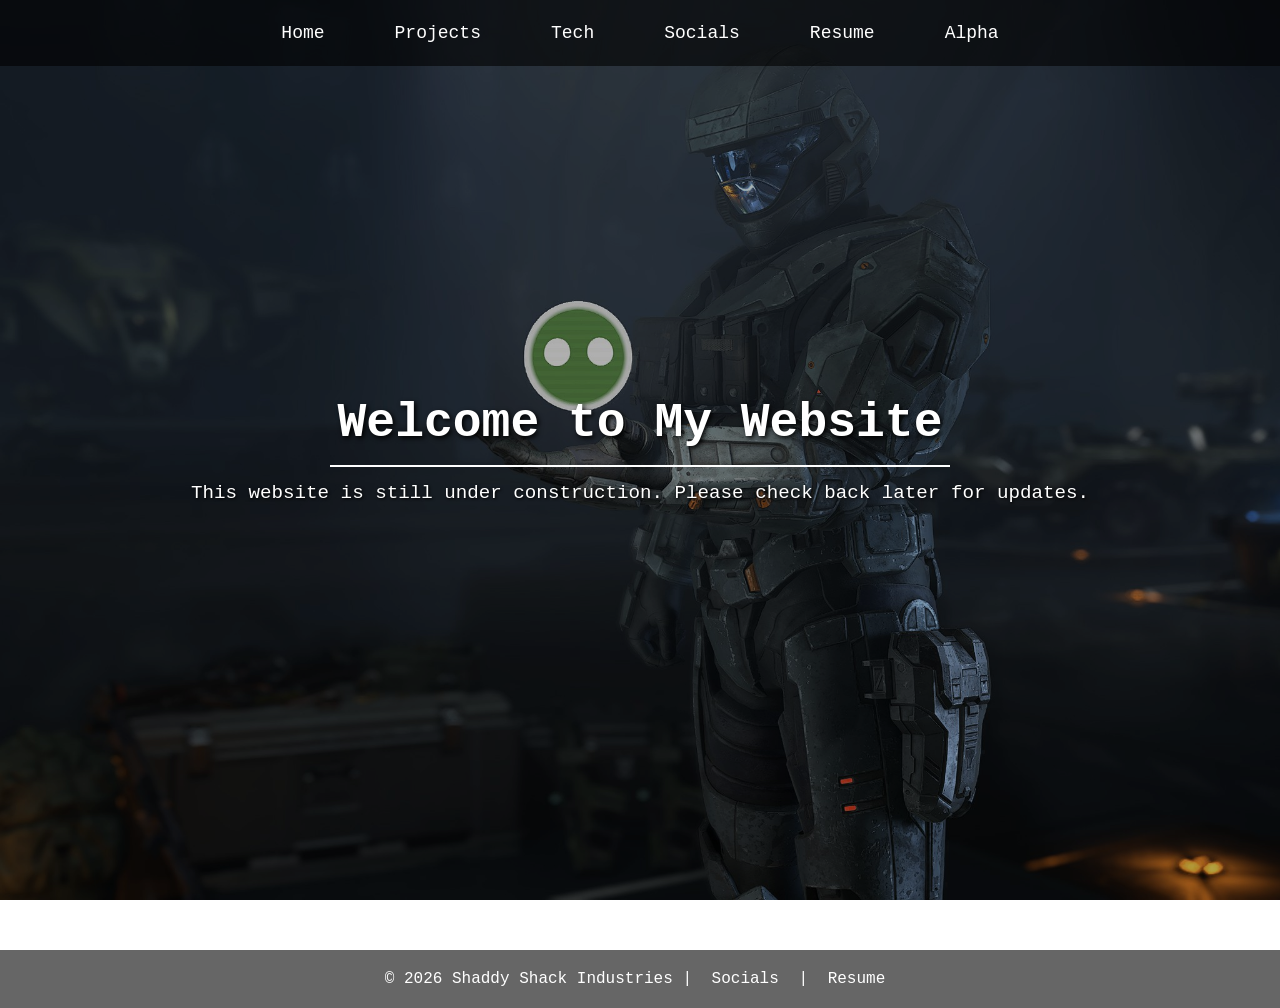
<file: index.html>
<!DOCTYPE html>
<html lang="en">
<head>
  <meta charset="UTF-8">
  <meta name="viewport" content="width=device-width, initial-scale=1.0">
  <title>Welcome to My Website</title>
  <link rel="icon" href="Nopub.jpg">
  <style>
    /* Reset & base */
    * {
      margin: 0;
      padding: 0;
      box-sizing: border-box;
    }

    body {
      font-family: "Courier New", Courier, monospace;
      color: white;
      background: url('backgounr.jpg') center/cover no-repeat fixed;
      overflow-x: hidden;
    }

    a {
      text-decoration: none;
      color: inherit;
    }

    /* Navigation Bar */
    nav {
      position: fixed;
      top: 0;
      width: 100%;
      background: rgba(0,0,0,0.6);
      display: flex;
      justify-content: center;
      padding: 15px 0;
      gap: 40px;
      z-index: 10;
      transition: background 0.3s;
    }

    nav:hover {
      background: rgba(0,0,0,0.8);
    }

    nav a {
      font-size: 18px;
      padding: 8px 15px;
      border-radius: 5px;
      transition: all 0.3s ease;
      position: relative;
    }

    nav a::after {
      content: '';
      display: block;
      height: 3px;
      background: #ffd700;
      width: 0;
      transition: width 0.3s;
      position: absolute;
      bottom: -5px;
      left: 0;
      border-radius: 2px;
    }

    nav a:hover::after {
      width: 100%;
    }

    nav a:hover {
      transform: scale(1.1) translateY(-2px);
    }

    /* Hero Section */
    .hero {
      height: 100vh;
      display: flex;
      flex-direction: column;
      justify-content: center;
      align-items: center;
      text-align: center;
      padding: 0 20px;
      background: rgba(0,0,0,0.3);
      transition: background 0.5s ease;
    }

    .hero:hover {
      background: rgba(0,0,0,0.35);
    }

    .hero h1 {
      font-size: 3rem;
      text-shadow: 2px 2px 5px #000;
      margin-bottom: 15px;
      transition: transform 0.3s ease;
    }

    .hero h1:hover {
      transform: scale(1.05);
    }

    .hero hr {
      width: 50%;
      border: 1px solid white;
      margin-bottom: 15px;
      transition: width 0.3s ease;
    }

    .hero hr:hover {
      width: 60%;
    }

    .hero p {
      font-size: 1.2rem;
      text-shadow: 1px 1px 3px #000;
    }

    /* Projects Section */
    #projects {
      background: rgba(0,0,0,0.6);
      padding: 60px 20px;
      text-align: center;
      transition: background 0.3s ease;
    }

    #projects:hover {
      background: rgba(0,0,0,0.7);
    }

    #projects h2 {
      font-size: 2.5rem;
      margin-bottom: 40px;
      color: #ffd700;
      transition: transform 0.3s;
    }

    #projects h2:hover {
      transform: scale(1.05);
    }

    .project-grid {
      display: grid;
      grid-template-columns: repeat(auto-fit, minmax(250px, 1fr));
      gap: 30px;
      max-width: 1200px;
      margin: 0 auto;
    }

    .project-card {
      background: rgba(255,255,255,0.1);
      padding: 20px;
      border-radius: 15px;
      transition: all 0.3s ease;
      cursor: pointer;
      box-shadow: 0 0 0 rgba(0,0,0,0);
    }

    .project-card:hover {
      transform: translateY(-10px) scale(1.03);
      background: rgba(255,255,255,0.2);
      box-shadow: 0 10px 20px rgba(0,0,0,0.5);
    }

    .project-card h3 {
      margin-bottom: 10px;
      font-size: 1.5rem;
      color: #fff;
      transition: color 0.3s;
    }

    .project-card h3:hover {
      color: #ffd700;
    }

    .project-card p {
      color: #ddd;
      font-size: 1rem;
      transition: color 0.3s;
    }

    .project-card:hover p {
      color: #fff;
    }

    /* Footer placeholder */
    footer {
      padding: 20px;
      text-align: center;
      background: rgba(0,0,0,0.6);
      margin-top: 50px;
      transition: background 0.3s;
    }

    footer a {
      margin: 0 10px;
      color: white;
      transition: color 0.3s;
    }

    footer a:hover {
      color: #ffd700;
    }
  </style>
</head>
<body>

  <!-- Navigation -->
  <nav>
    <a href="#home">Home</a>
    <a href="#projects">Projects</a>
    <a href="tech.html">Tech</a>
    <a href="socials.html">Socials</a>
    <a href="resume.html">Resume</a>
    <a href="resume.html">Alpha</a>
  </nav>

  <!-- Hero Section -->
  <section class="hero" id="home">
    <h1>Welcome to My Website</h1>
    <hr>
    <p>This website is still under construction. Please check back later for updates.</p>
  </section>

  <!-- Projects Section -->
  <!-- p style="display: none;">
  <section id="projects">
    <h2>Projects</h2>
    <div class="project-grid">
      <div class="project-card">
        <h3>Project One</h3>
        <p>A brief description of </p>
      </div>
      <div class="project-card">
        <h3>Project Two</h3>
        <p>A brief description of  two. .</p>
      </div>
      <div class="project-card">
        <h3>Project Three</h3>
        <p>A brief description of  three. </p>
      </div>
    </div>
  </section>
</p>   -->

  <!-- Footer -->
  <footer>
    &copy; 2026 Shaddy Shack Industries | 
    <a href="socials.html">Socials</a> | 
    <a href="resume.html">Resume</a>
  </footer>

</body>
</html>
</file>
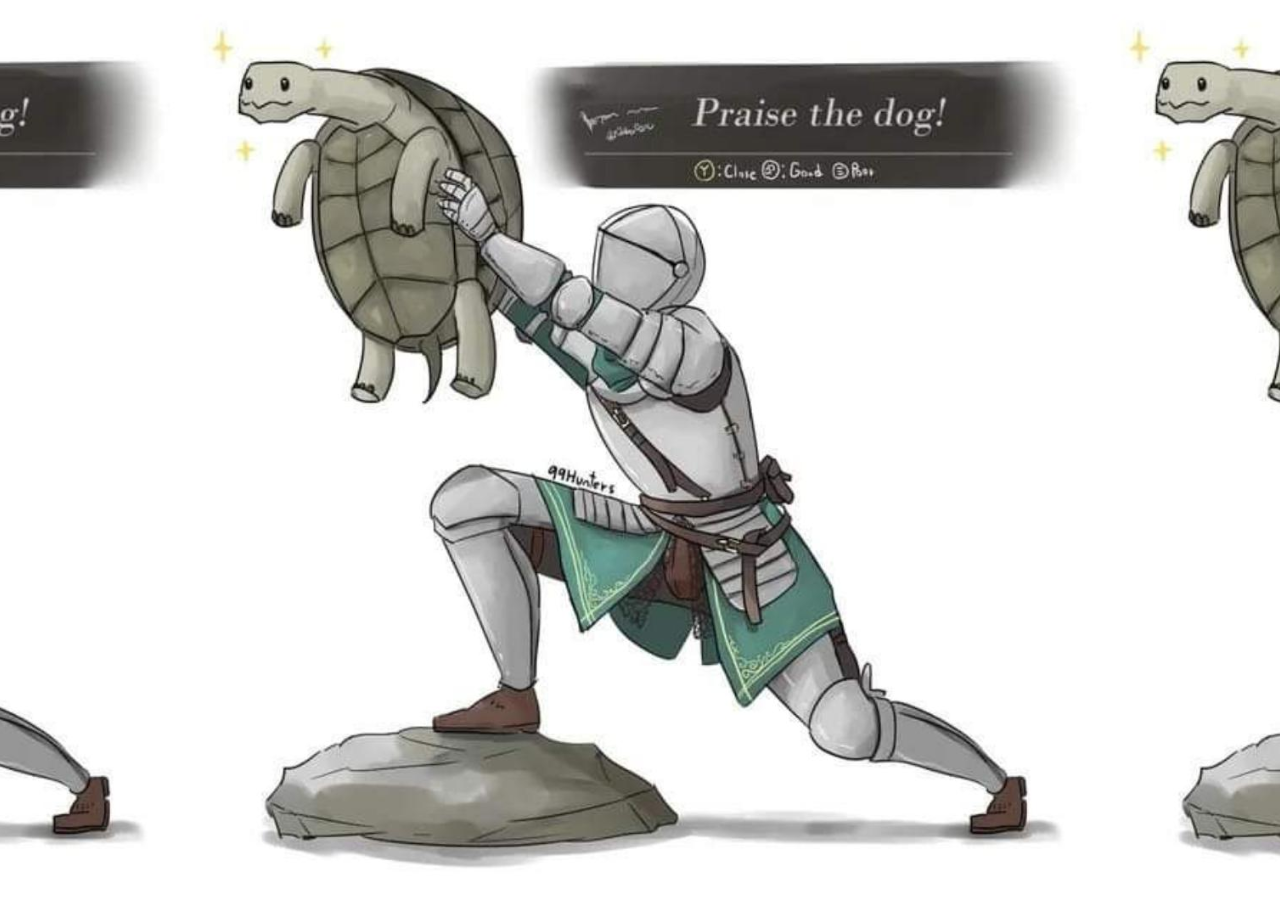
<file: home.html>
<!DOCTYPE html>
<html>
<head>
  <title>Welcome Home</title>
  <style>
    body {
      background-image: url('behold_dog.jpg');
      background-repeat: repeat;
      background-position: center;
      background-attachment: fixed;
      background-size: contain;
      font-family: Arial, sans-serif;
      color: #000;
      text-align: center;
      margin-top: 100px;
    }
  </style>
</head>
<body>
  <h1></h1>
  <p></p>
</body>
</html>
</file>
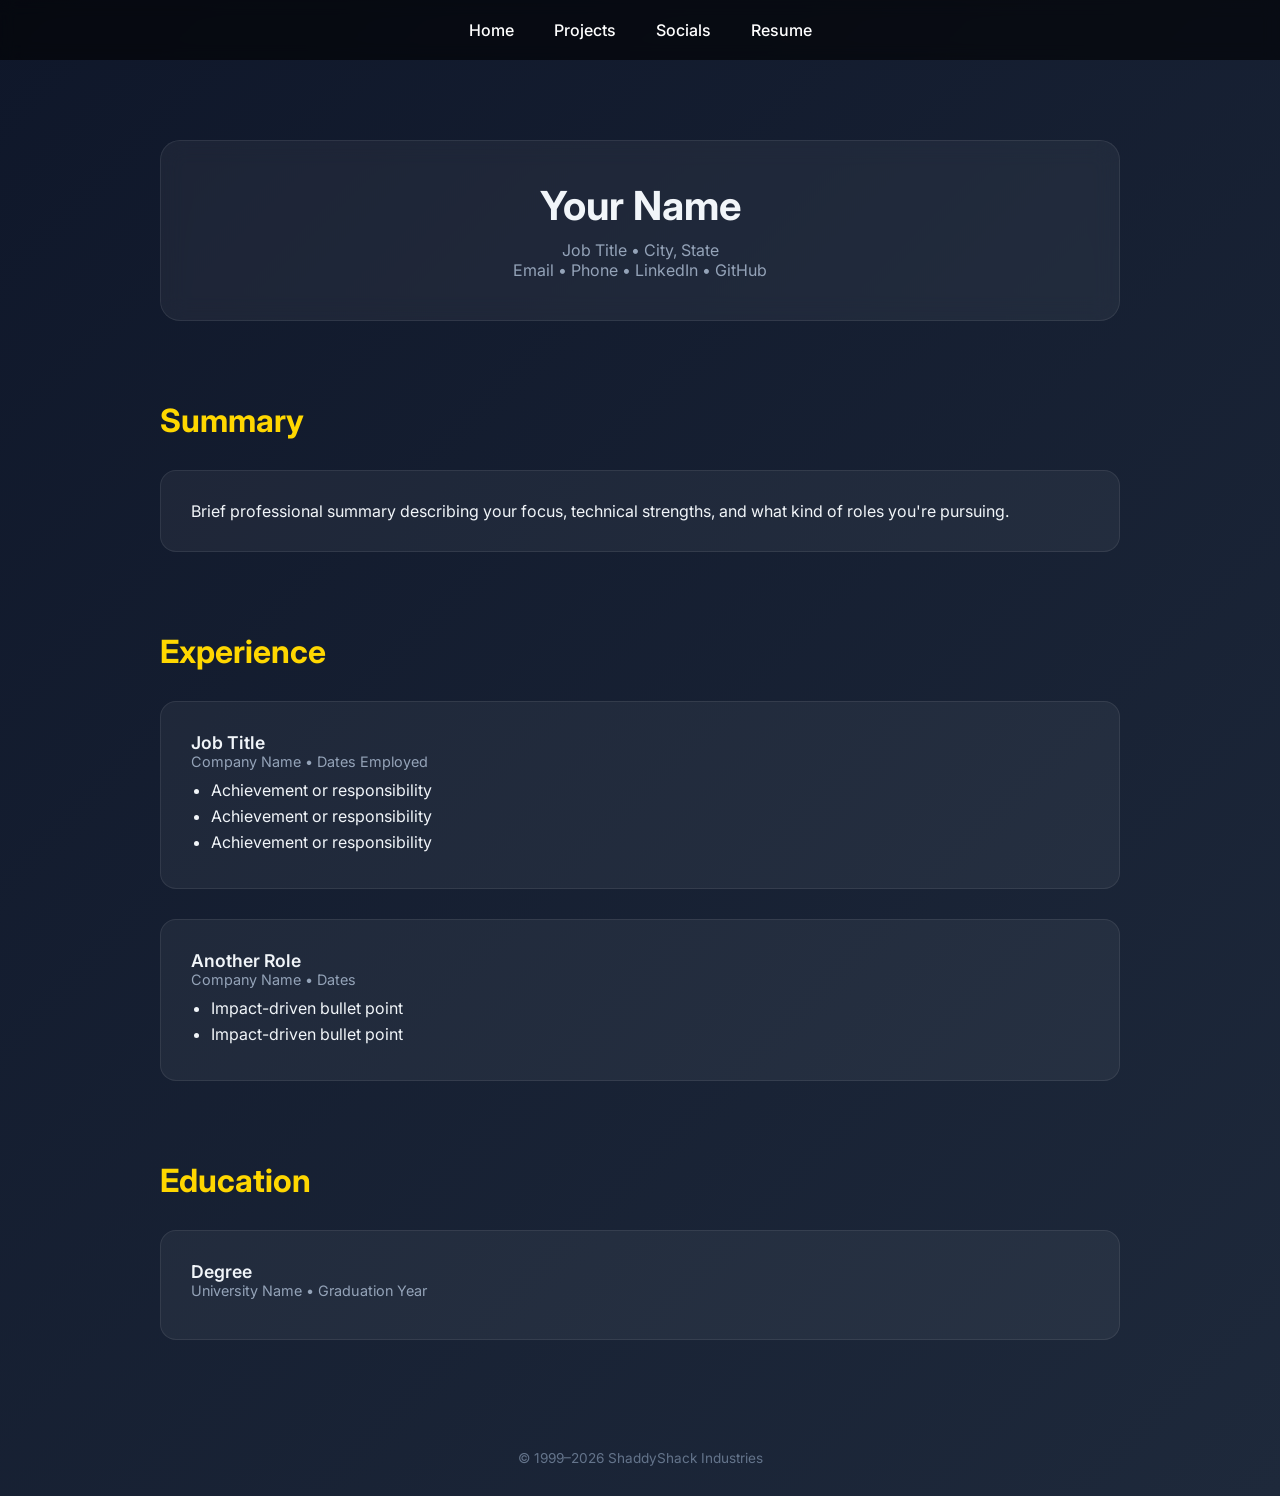
<file: resume.html>
<!DOCTYPE html>
<html lang="en">
<head>
<meta charset="UTF-8">
<meta name="viewport" content="width=device-width, initial-scale=1.0">
<title>Resume | ShaddyShack</title>

<link href="https://fonts.googleapis.com/css2?family=Inter:wght@400;600&display=swap" rel="stylesheet">

<style>
* { margin:0; padding:0; box-sizing:border-box; }
body {
  font-family:'Inter', sans-serif;
  background:linear-gradient(135deg,#0f172a,#1e293b);
  color:#f1f5f9;
  min-height:100vh;
}

/* Navigation */
nav {
  display:flex;
  justify-content:center;
  gap:40px;
  padding:20px;
  background:rgba(0,0,0,0.6);
  backdrop-filter:blur(8px);
  position:sticky;
  top:0;
  z-index:10;
}

nav a {
  color:white;
  text-decoration:none;
  font-weight:500;
  position:relative;
  transition:0.3s ease;
}

nav a::after {
  content:'';
  position:absolute;
  left:0;
  bottom:-6px;
  width:0;
  height:3px;
  background:#ffd700;
  transition:0.3s ease;
}

nav a:hover::after { width:100%; }
nav a:hover { transform:translateY(-3px); }

/* Layout */
.section {
  max-width:1000px;
  margin:80px auto;
  padding:0 20px;
}

.section h2 {
  font-size:2rem;
  margin-bottom:30px;
  color:#ffd700;
}

/* Header Card */
.header-card {
  background:rgba(255,255,255,0.05);
  border-radius:20px;
  padding:40px;
  text-align:center;
  backdrop-filter:blur(12px);
  border:1px solid rgba(255,255,255,0.08);
  transition:0.3s ease;
}

.header-card:hover {
  transform:translateY(-8px);
  box-shadow:0 15px 30px rgba(0,0,0,0.4);
}

.header-card h1 {
  font-size:2.5rem;
  margin-bottom:10px;
}

.header-card p {
  color:#94a3b8;
}

/* Experience Cards */
.exp-card {
  background:rgba(255,255,255,0.05);
  border-radius:16px;
  padding:30px;
  margin-bottom:30px;
  border:1px solid rgba(255,255,255,0.08);
  transition:0.3s ease;
}

.exp-card:hover {
  transform:translateY(-6px);
  background:rgba(255,255,255,0.1);
  box-shadow:0 10px 25px rgba(0,0,0,0.3);
}

.exp-title {
  font-weight:600;
  font-size:1.1rem;
}

.exp-meta {
  color:#94a3b8;
  font-size:0.9rem;
  margin-bottom:10px;
}

ul {
  margin-top:10px;
  padding-left:20px;
}

li {
  margin-bottom:6px;
}

footer {
  text-align:center;
  padding:30px;
  font-size:0.85rem;
  color:#64748b;
}
</style>
</head>

<body>

<nav>
  <a href="index.html">Home</a>
  <a href="projects.html">Projects</a>
  <a href="socials.html">Socials</a>
  <a href="resume.html">Resume</a>
</nav>

<!-- Header -->
<div class="section">
  <div class="header-card">
    <h1>Your Name</h1>
    <p>Job Title • City, State</p>
    <p>Email • Phone • LinkedIn • GitHub</p>
  </div>
</div>

<!-- Summary -->
<div class="section">
  <h2>Summary</h2>
  <div class="exp-card">
    <p>
      Brief professional summary describing your focus, technical strengths,
      and what kind of roles you're pursuing.
    </p>
  </div>
</div>

<!-- Experience -->
<div class="section">
  <h2>Experience</h2>

  <div class="exp-card">
    <div class="exp-title">Job Title</div>
    <div class="exp-meta">Company Name • Dates Employed</div>
    <ul>
      <li>Achievement or responsibility</li>
      <li>Achievement or responsibility</li>
      <li>Achievement or responsibility</li>
    </ul>
  </div>

  <div class="exp-card">
    <div class="exp-title">Another Role</div>
    <div class="exp-meta">Company Name • Dates</div>
    <ul>
      <li>Impact-driven bullet point</li>
      <li>Impact-driven bullet point</li>
    </ul>
  </div>

</div>

<!-- Education -->
<div class="section">
  <h2>Education</h2>

  <div class="exp-card">
    <div class="exp-title">Degree</div>
    <div class="exp-meta">University Name • Graduation Year</div>
  </div>
</div>

<footer>
© 1999–2026 ShaddyShack Industries
</footer>

</body>
</html>
</file>
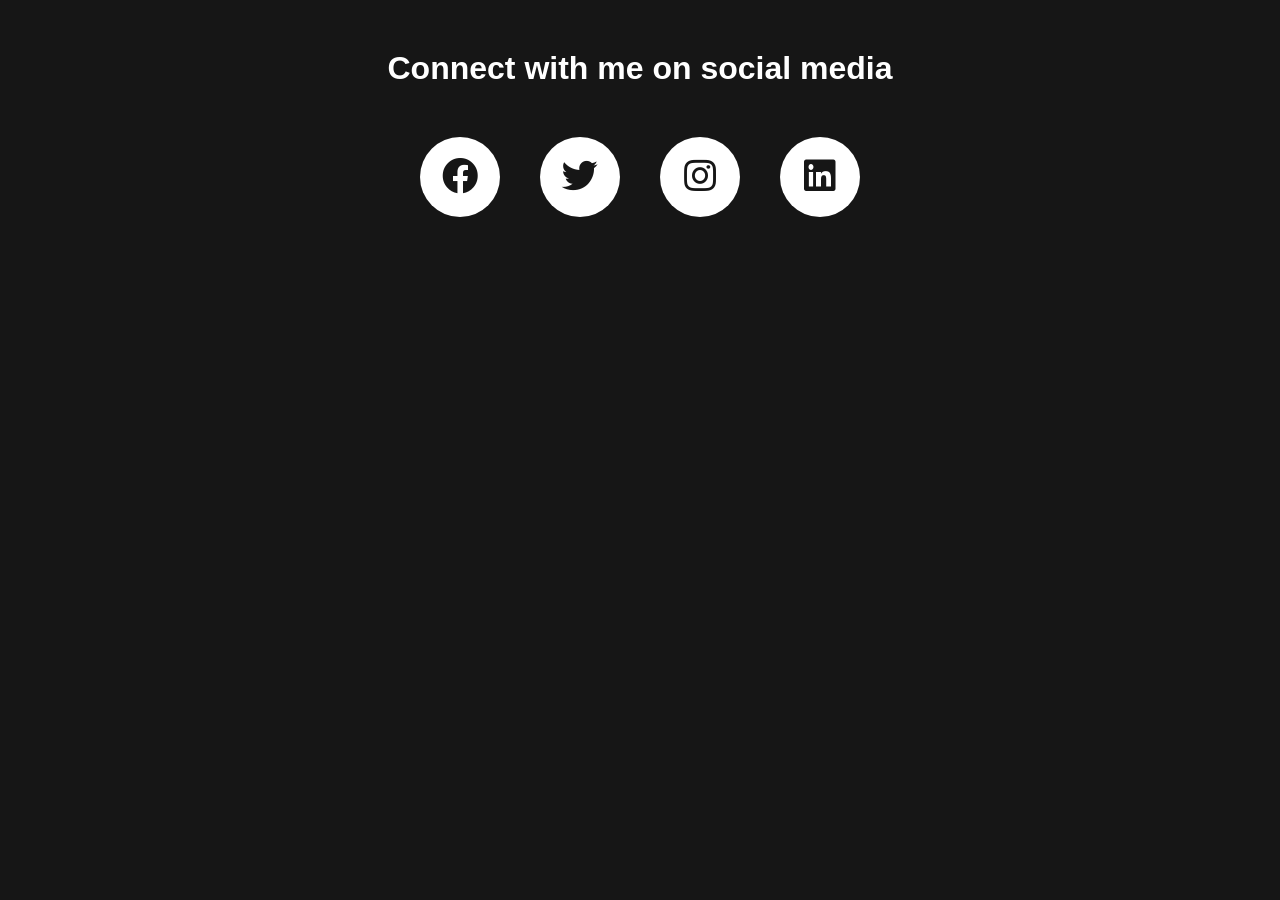
<file: Socials.html>
<!DOCTYPE html>
<html lang="en">
<head>
  <meta charset="UTF-8">
  <title>My Social Media Profiles</title>
  <link rel="stylesheet" href="https://cdnjs.cloudflare.com/ajax/libs/font-awesome/5.15.3/css/all.min.css">
  <style>
    body {
      background-color: #161616;
      color: #fff;
      font-family: Arial, sans-serif;
    }
    h1 {
      text-align: center;
      margin-top: 50px;
    }
    .socials {
      display: flex;
      justify-content: center;
      margin-top: 50px;
    }
    .socials a {
      display: block;
      background-color: #fff;
      border-radius: 50%;
      width: 80px;
      height: 80px;
      line-height: 80px;
      font-size: 36px;
      color: #161616;
      text-align: center;
      margin: 0 20px;
      transition: all 0.3s ease;
    }
    .socials a:hover {
      transform: translateY(-10px);
      box-shadow: 0 10px 20px rgba(0, 0, 0, 0.3);
    }
    .socials a i {
      transition: all 0.3s ease;
    }
    .socials a:hover i {
      transform: rotate(360deg);
    }
    .socials a.facebook i {
      color: #3B5998;
    }
    .socials a.twitter i {
      color: #1DA1F2;
    }
    .socials a.instagram i {
      color: #E1306C;
    }
    .socials a.linkedin i {
      color: #0077B5;
    }
  </style>
</head>
<body>
  <h1>Connect with me on social media</h1>
  <div class="socials">
    <a href="https://www.facebook.com"><i class="fab fa-facebook"></i></a>
    <a href="https://www.twitter.com"><i class="fab fa-twitter"></i></a>
    <a href="https://www.instagram.com"><i class="fab fa-instagram"></i></a>
    <a href="https://www.linkedin.com"><i class="fab fa-linkedin"></i></a>
  </div>
</body>
</html>
</file>
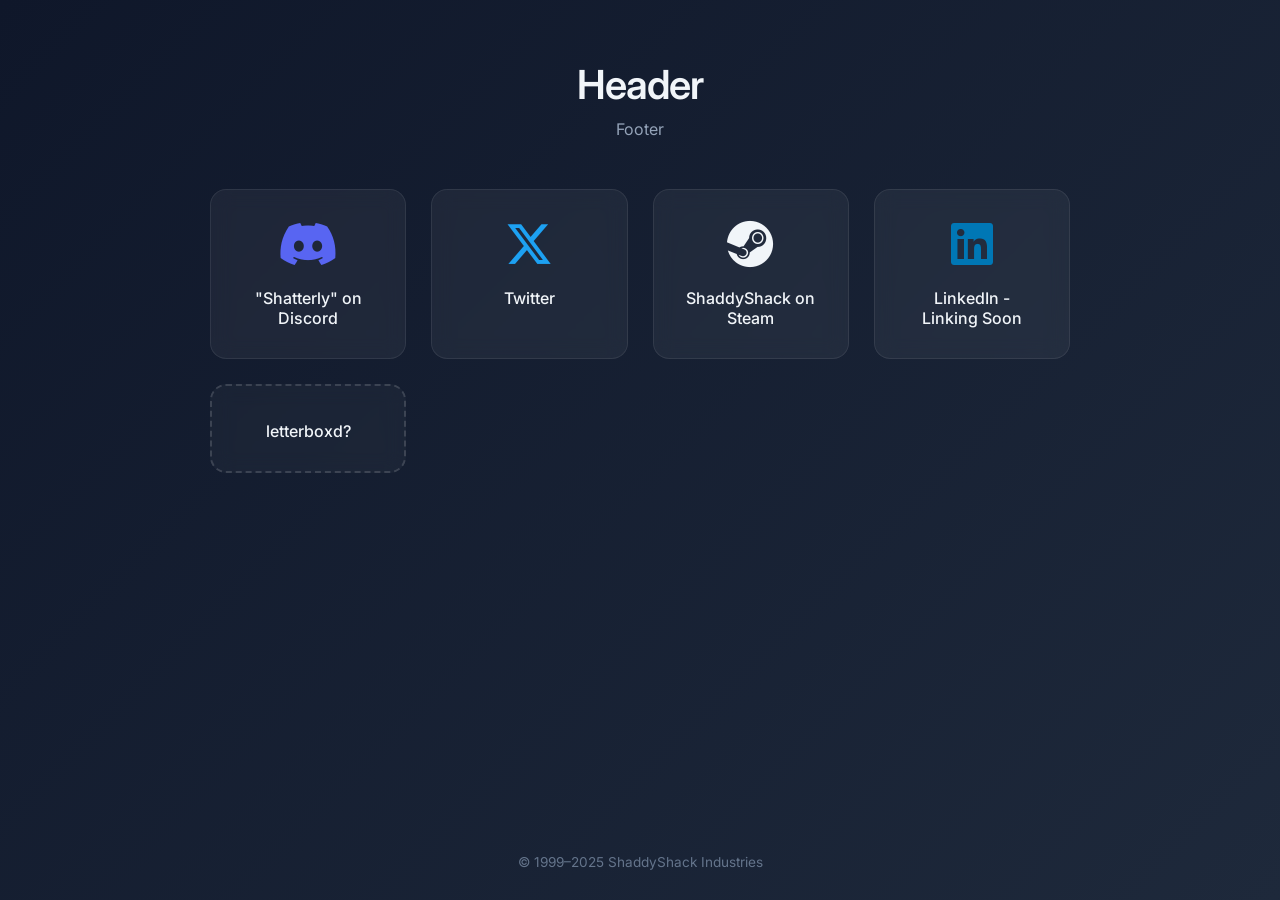
<file: socials.html>
<!DOCTYPE html>
<html lang="en">
<head>
  <meta charset="UTF-8">
  <meta name="viewport" content="width=device-width, initial-scale=1.0">
  <title>Shatterly Socials</title>

  
  <link href="https://fonts.googleapis.com/css2?family=Inter:wght@400;600&display=swap" rel="stylesheet">

  
  <link rel="stylesheet" 
        href="https://cdnjs.cloudflare.com/ajax/libs/font-awesome/6.5.0/css/all.min.css">

  <style>
    * {
      box-sizing: border-box;
      margin: 0;
      padding: 0;
    }

    body {
      font-family: 'Inter', sans-serif;
      background: linear-gradient(135deg, #0f172a, #1e293b);
      color: #f1f5f9;
      display: flex;
      flex-direction: column;
      align-items: center;
      min-height: 100vh;
    }

    header {
      padding: 60px 20px 30px;
      text-align: center;
    }

    header h1 {
      font-size: 2.5rem;
      font-weight: 600;
      letter-spacing: -1px;
    }

    header p {
      margin-top: 10px;
      color: #94a3b8;
      font-size: 1rem;
    }

    .social-container {
      display: grid;
      grid-template-columns: repeat(auto-fit, minmax(180px, 1fr));
      gap: 25px;
      width: 90%;
      max-width: 900px;
      padding: 20px;
    }

    .card {
      background: rgba(255, 255, 255, 0.05);
      backdrop-filter: blur(10px);
      border-radius: 16px;
      padding: 30px;
      text-align: center;
      text-decoration: none;
      color: inherit;
      transition: all 0.3s ease;
      border: 1px solid rgba(255, 255, 255, 0.08);
    }

    .card:hover {
      transform: translateY(-8px);
      background: rgba(255, 255, 255, 0.1);
      box-shadow: 0 10px 30px rgba(0,0,0,0.3);
    }

    .card i {
      font-size: 48px;
      margin-bottom: 15px;
    }

    .card span {
      display: block;
      font-weight: 500;
      margin-top: 5px;
    }

    .placeholder {
      background: rgba(255, 255, 255, 0.03);
      border: 2px dashed rgba(255, 255, 255, 0.15);
      cursor: default;
    }

    .placeholder:hover {
      transform: none;
      box-shadow: none;
      background: rgba(255, 255, 255, 0.03);
    }

    .twitter { color: #1DA1F2; }
    .linkedin { color: #0077B5; }

    footer {
      margin-top: auto;
      padding: 30px;
      font-size: 0.85rem;
      color: #64748b;
    }
  </style>
</head>

<body>

  <header>
    <h1>Header</h1>
    <p>Footer</p>
  </header>

  <div class="social-container">

    <a class="card" href="https://discord.com" target="_blank">
      <i class="fa-brands fa-discord" style="color:#5865F2;"></i>
      <span>"Shatterly" on Discord</span>
    </a>

    <a class="card" href="https://twitter.com/AShatterly" target="_blank">
      <i class="fa-brands fa-x-twitter twitter"></i>
      <span>Twitter</span>
    </a>

    <a class="card" href="https://steamcommunity.com/id/SniperTeamTwo/" target="_blank">
      <i class="fa-brands fa-steam" style="color:#1b283;"></i>
      <span>ShaddyShack on Steam</span>
    </a>

    <a class="card" href="https://linkedin.com" target="_blank">
      <i class="fa-brands fa-linkedin linkedin"></i>
      <span>LinkedIn - Linking Soon</span>
    </a>

    
    <div class="card placeholder">
      <span>letterboxd?</span>
    </div>

  </div>

  <footer>
    © 1999–2025 ShaddyShack Industries
  </footer>

</body>
</html>
</file>
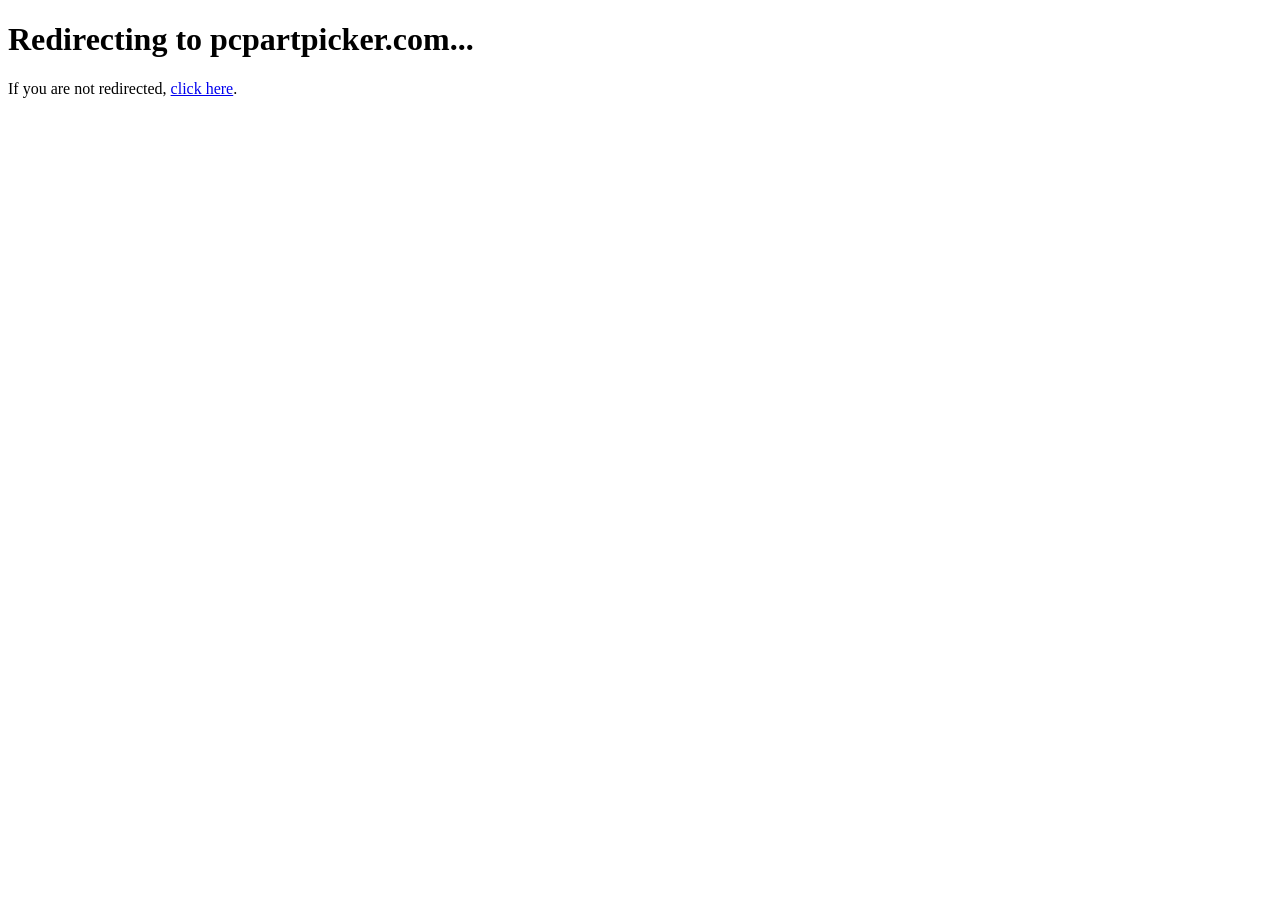
<file: Tech.html>
<!DOCTYPE html>
<html>
<head>
  <meta http-equiv="refresh" content="5;url=https://www.pcpartpicker.com/">
  <title>Redirecting to pcpartpicker.com</title>
</head>
<body>
  <h1>Redirecting to pcpartpicker.com...</h1>
  <p>If you are not redirected, <a href="https://www.pcpartpicker.com/">click here</a>.</p>
</body>
</html>
</file>
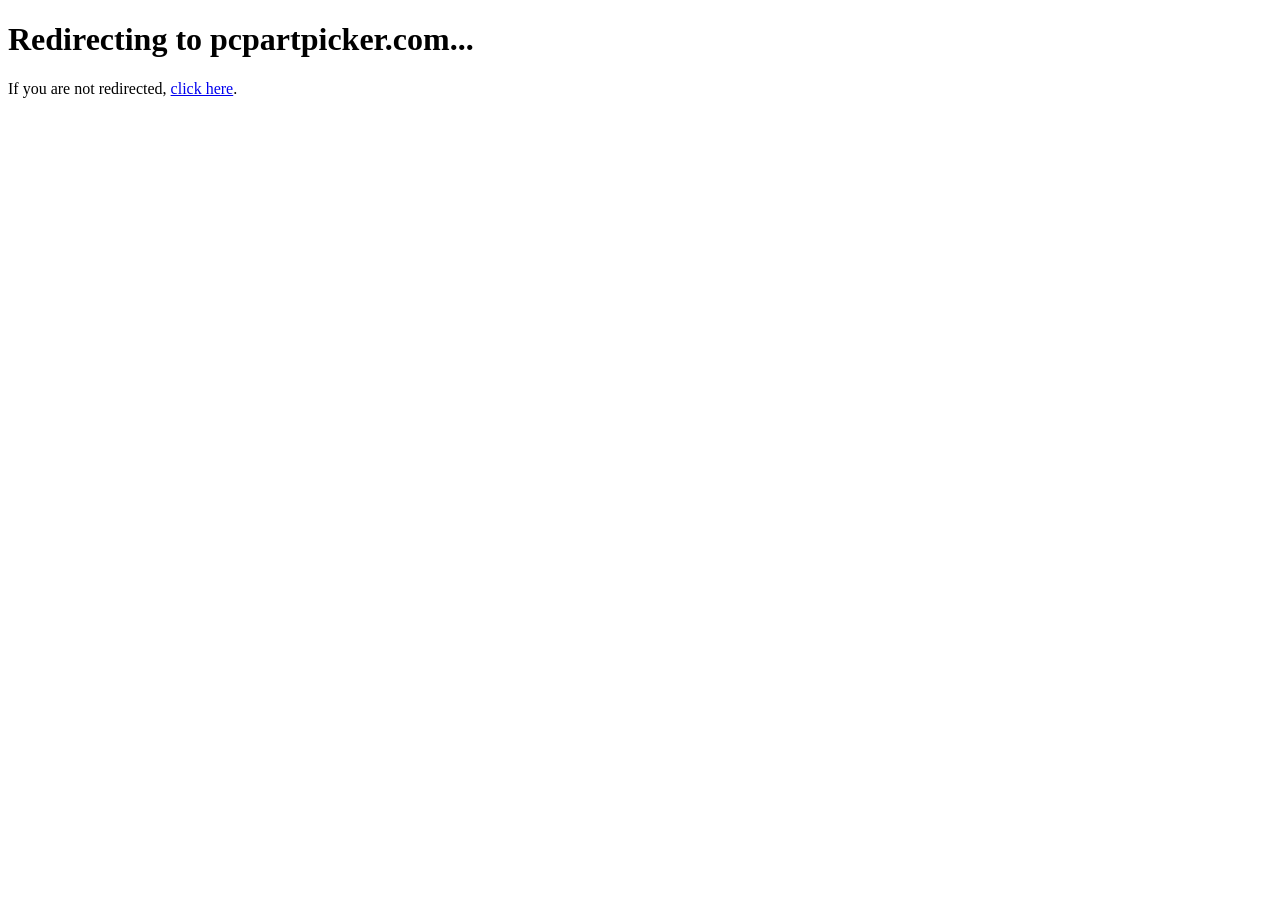
<file: tech.html>
<!DOCTYPE html>
<html>
<head>
  <meta http-equiv="refresh" content="5;url=https://pcpartpicker.com/user/ShaddyShack/saved/qY4BvK">
  <title>Redirecting to pcpartpicker.com</title>
</head>
<body>
  <h1>Redirecting to pcpartpicker.com...</h1>
  <p>If you are not redirected, <a href="https://pcpartpicker.com/user/ShaddyShack/saved/qY4BvK">click here</a>.</p>
</body>
</html>
</file>
